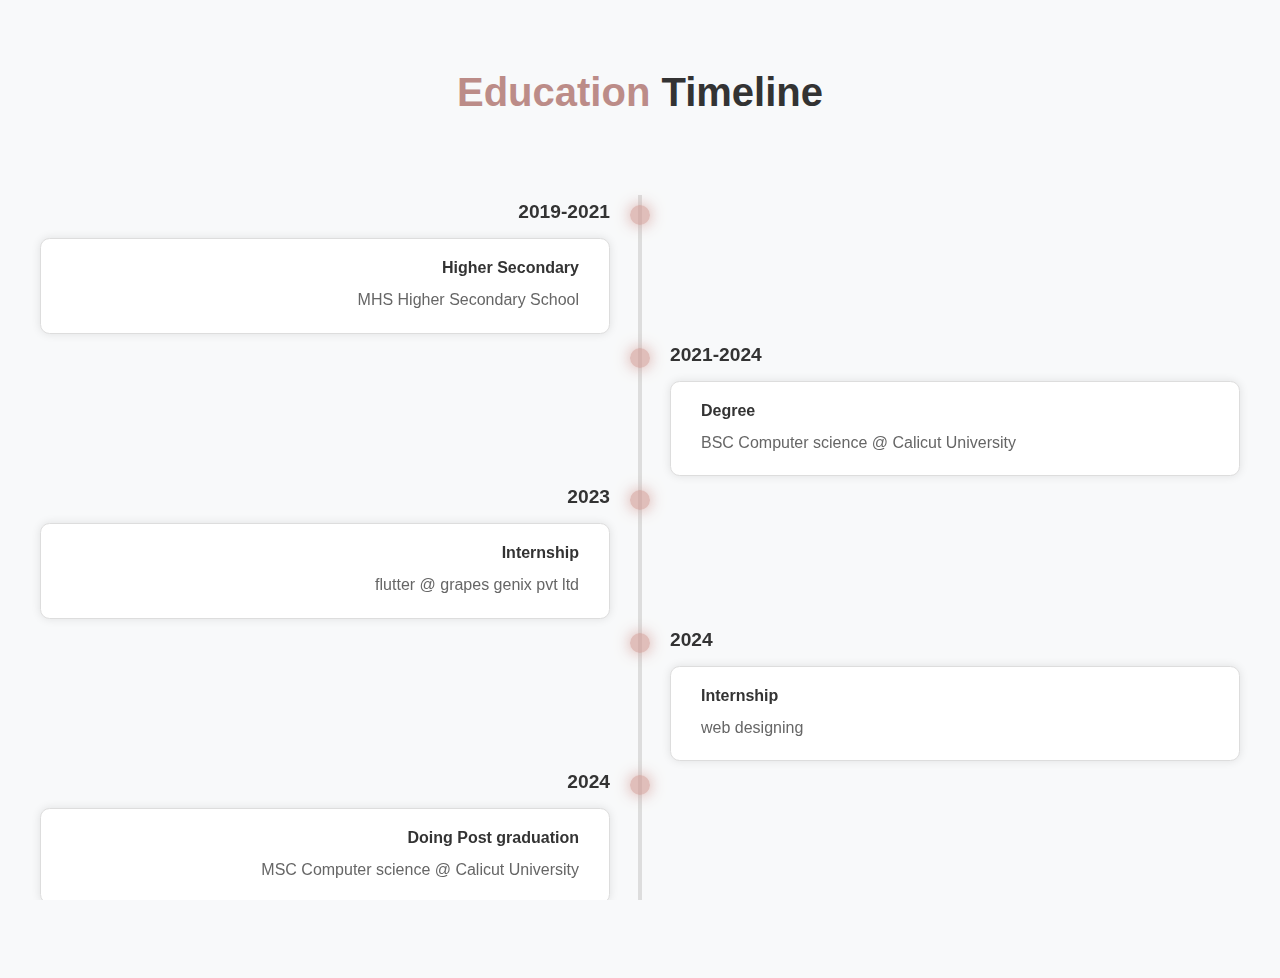
<file: education.html>
<!DOCTYPE html>
    <html lang="en">
    <head>
        <meta charset="UTF-8">
        <meta name="viewport" content="width=device-width, initial-scale=1.0">
        <title>Education Timeline</title>
        <link rel="stylesheet" href="port.css">
        <script src="port.js"></script>
    </head>
    <body style="background-color: #f8f9fa;">
    
    <section class="education " id="education">
        <h2><span>Education</span> Timeline</h2>
        <div class="timeline-items  g-5">
            <div class="timeline-item hidden">
                <div class="timeline-dot"></div>
                <div class="timeline-date">2019-2021</div>
                <div class="timeline-content">
                    <h3>Higher Secondary</h3>
                    <p>MHS Higher Secondary School</p>
                </div>
            </div>
            <div class="timeline-item hidden">
                <div class="timeline-dot"></div>
                <div class="timeline-date">2021-2024</div>
                <div class="timeline-content">
                    <h3>Degree</h3>
                    <p>BSC Computer science @ Calicut University</p>
                </div>
            </div>
            <div class="timeline-item hidden">
                <div class="timeline-dot"></div>
                <div class="timeline-date">2023</div>
                <div class="timeline-content">
                    <h3>Internship</h3>
                    <p>flutter @ grapes genix pvt ltd</p>
                </div>
            </div>
            <div class="timeline-item hidden">
                <div class="timeline-dot"></div>
                <div class="timeline-date">2024</div>
                <div class="timeline-content">
                    <h3>Internship</h3>
                    <p>web designing</p>
                </div>
            </div>
            <div class="timeline-item hidden">
                <div class="timeline-dot"></div>
                <div class="timeline-date">2024</div>
                <div class="timeline-content">
                    <h3>Doing Post graduation</h3>
                    <p>MSC Computer science @ Calicut University</p>
                </div>
            </div>
        </div>
    </section>
    
    </body>
    </html>
</file>
<file: port.css>
* {
    margin: 0;
    padding: 0;
    box-sizing: border-box;
}
html,body {
    font-family: "Arimo", sans-serif;
    font-weight: 300;
    overflow-x: hidden;
    z-index: 2;
    height: 100%;  
}
.navbar {
    background-color:rgba(255, 255, 255, 0.507);
    max-width: 100%;
    position: fixed;
    z-index: 100 !important;
    border-bottom: 1px solid rgba(165, 162, 162, 0.495);
    backdrop-filter: blur(15px); /* Apply blur to the background */
}

.navbar-toggler {
    width:27px;
    height: 13px;
    position: relative;
    transition: .5s ease-in-out;
    margin:0 20px  10px 0; 
}
.navbar-toggler,
.navbar-toggler:focus,
.navbar-toggler:active,
.navbar-toggler-icon:focus {
    outline: none;
    box-shadow: none;
    border: 0;
    position: relative;
}
.toggler-icon {
    display: block;
    position: absolute;
    height: 2px;
    width: 100%;
    background: #b94419;
    border-radius: 1px;
    opacity: 1;
    left: 0;
    transition: .43s ease-in-out;
}
.navbar-toggler.collapsed .top-bar {
    position: absolute;
    bottom:10px ;
    transform: rotate(0deg);
}
.navbar-toggler.collapsed .middle-bar {
    opacity: 1;
    position: absolute;
    top:7px;
    filter: alpha(opacity=100);
}
.navbar-toggler.collapsed .bottom-bar {
    position: absolute;
    top: 13px;
    transform: rotate(0deg);
}
.navbar-toggler .top-bar {
    top: inherit;
    transform: rotate(135deg);
}
.navbar-toggler .middle-bar {
    opacity: 0;
    top: inherit;
}
.navbar-toggler .bottom-bar {
    top: inherit;
    transform: rotate(-135deg);
}
.navbar-toggler.collapsed .toggler-icon {
    background: linear-gradient( 263deg, rgb(125, 55, 36) 0%, rgb(182, 152, 94) 100% );
}
.nav-link{
    transition: transform 0.3s;
}
.nav-link:hover {
    color: #bc8c88;
    transform: scale(1.1);
}
.home-clr{
    position: relative;
    background-color: rgba(229, 183, 159, 0.288);
    max-width: 370px;
    height: 410px;
    margin: 150px 0 0 30px;
}
.home-img img{
    position: absolute;
    width:370px;
    height: auto;
    margin: -480px 0 0 0px;
}
@media(max-width:576px){
    .home-text h1 {
         font-size: 2rem!important;
        font-weight: 680;
    }
    .home-img{
        display: flex;
        justify-content: center;
        width:100%;
        height: auto;
        padding: 0;
    }
    .home-img img{
      width:270px;
        height: auto;
        margin: -350px 0 0 0;
    }
    .home-clr{
        max-width: 270px;
        max-height: 300px;
        margin: 150px 0 0 40px;
    }
    .dad{
        width:300px;
    }
    .home-text p {
        font-size:15px!important;
    }
    .navbar .collapse .nav-link{
        height: 80px;
    }
}
@media (min-width: 768px) and (max-width: 1200px) {
    .home-text{
        margin-top: 10px;
    }
    
    .home-clr {
        max-width: 100%;
        height: auto;
        margin: 0 auto; /* Center the background element */
        background-color: rgba(229, 183, 159, 0.288);
    }
    .home-img img {
        width: 100%;
        height: auto; /* Ensure the image maintains aspect ratio */
        position: relative; /* Change from absolute to relative */
        margin: 0; /* Reset margin */
        top: 100px; /* Ensure image is placed correctly */
    }
    .home-img {
        display: flex;
        justify-content: center;
        position: relative;
    }
    
}
@media (min-width: 768px){
    .dad{
        margin-left: -30px;
    }
} 
.home-text{
    text-align: justify;
}
.home-text h1 {
    font-family: 'Lexend', sans-serif;
    font-size: 2.9rem;
    font-weight: 690;
    color: #bc8c88;
}
.home-text p {
    font-size: 1.115rem;
    line-height: 1.6;
    margin-top: 1rem;
    color: #555;
}
.social {
    display: flex; 
    align-items: center; 
    justify-content: center; 
    width:250px;
    height: 70px;
}
.social a {
    border: 1px solid  #55555550;
    background: transparent;
    width: 3rem; 
    height: 2.5rem; 
    display: inline-flex; 
    align-items: center; 
    justify-content: center; 
    margin: 3rem 1.5rem 3rem 0;
    transition: 0.3s ease;
    border-radius: 25%; 
    text-decoration: none; 
    color: rgb(134, 47, 33); 
    transition: transform 0.3s;
}
.social a:hover{
    transform: scale(1.3);
}
.home-btn{
    width: 140px;
    border:none;
    background-color: #bc8c888f;
    padding: 9px;
    transition: transform 0.3s;
    border-radius: 3px;
}
.home-btn:hover{
    background-color: #bc8c88c7;
    transform: scale(1.1);
}
.typing-animation {
    display: inline-block;
    overflow: hidden;
    white-space: nowrap;
    border-right: 0.08em solid #bc8c88c7;
    animation: typing 2s steps(25, end), blink-caret 0.80s step-end infinite;
  }
  
  @keyframes typing {
    from { width: 0; }
    to { width: 87%; }
  }
  
  @keyframes blink-caret {
    from, to { border-color: transparent; }
    50% { border-color: #bc8c88c7; }
  }
  
/* ===================================================================== */
.about{
    background-color: #f8f9fa;
}
.about .container{
max-width: 1265px;

}
.about-clr{
    position: relative;
    background-color: rgba(229, 183, 159, 0.288);
    max-width:100%;
    height: 210px;
    margin:50px 0 0 0px;
}
.abt-img img{
    position: absolute;
    max-width: 370px;
    height: auto;
    margin: -130px 0 0 0;
}
.about-text h1{
    font-family: "Arimo", sans-serif;
    margin-top: 170px;
    font-size: 1.6rem;
    font-weight: 490;
}
.about-text p{
    text-align: justify;
}
@media(max-width:576px){
   
    .about-text p{
       margin-left: 0px;
        text-align: justify;
    }
    .about-clr{
        display: none;
    }
    .about .container{
        margin-top: 70px;
        }
.abt-img img{
    position: absolute;
    max-width: 370px;
    height: auto;
    margin: -80px 0 0 0;
}
}
/* ================================================================ */
.skills-section {
    padding: 60px 0;
    /* background-color: #f8f9fa; */
    text-align: center;
}
.skills-section h1 {
    margin-bottom: 40px;
    font-size: 1.6rem;
    font-weight: 490;
    color: #333;
    /* font-family: "Bona Nova SC", serif; */
    font-family: "Arimo", sans-serif;
    /* font-weight: 300; */
}
.skills-section h4 {
    color: #3333339f;
}
.skills-container {
    display: flex;
    flex-wrap: wrap;
    justify-content: center;
    gap: 25px;
    max-width: 660px;
}
.skill-category {
    margin:0 0  40px 0;
}
.skill-card {
    background-color:rgba(229, 183, 159, 0.064);
    border-radius: 10px;
    box-shadow: 0 4px 8px rgba(0, 0, 0, 0.1);
    width: 130px;
    padding: 3px;
    text-align: center;
}
.skill-card .icon {
    font-size: 2.5rem;
    margin-bottom: 10px;
    color: #333;
}
.skill-name {
    font-size: 1.2rem;
    margin-bottom: 10px;
    color: #555;
}
.skill-level {
    font-size: 1rem;
    color: #777;
}
/* ============================================================= */
.projects-section {
    padding: 60px 0;
    background-color: #f8f9fa;
    text-align: center;
}
.projects-section h1 {
    margin-bottom: 40px;
    font-size: 1.6rem;
    font-weight: 490;
    color: #333;
    font-family: "Arimo", sans-serif;
    /* font-weight: 300; */
}

.project-card {
    margin-bottom: 60px;
    background-color: #fff;
    border-radius: 10px;
    box-shadow: 0 4px 8px rgba(0, 0, 0, 0.1);
    overflow: hidden;
    max-width: 1000px;

}
.project-card .project-details {
    padding: 40px;

}
.project-card .project-img img {
    width: 100%;
    height: auto;
}

.project-details h4 {
    margin-bottom: 20px;
    font-size: 2rem;
    color: #4c37317c;
}
.project-description {
    font-size: 1rem;
    color: #555555c9;
    margin-bottom: 20px;
    text-align: justify;
}
.project-tech {
    margin-bottom: 20px;
    padding-left: 0;
    list-style: none;
}
.project-tech li {
    display: inline-block;
    background-color: #f0f0f0;
    color: #333;
    font-size: 0.9rem;
    padding: 8px 12px;
    margin-right: 10px;
    border-radius: 20px;
}
.project-tech li:last-child {
    margin-right: 0;
}
.btn-primary{
    border:none;
    color: rgb(0, 0, 0);
    background-color: #bc8c888f;
    padding: 9px;
    transition: transform 0.3s;
}
.btn:hover{
    background-color: #bc8c88c7;
    transform: scale(1.1);
    color: rgb(0, 0, 0);
}.project-img-wrapper {
    position: relative;
    display: flex;
    flex-direction: column;
    align-items: center;
}
.mockup {
    position: relative;
    width: 100%;
    max-width: 500px;
    display: flex;
    flex-direction: column;
    align-items: center;
}
.mockup img {
    width: 70%;
  
}
@media(max-width:576px){
    .mockup img{
        width: 70%;
    }
.project-details p{
font-size:medium;
}
.project-card {
    max-width: 1000px;
    height: 600px;
}
}
/* ================================================= */
.connect {
    display: flex;
    justify-content: center;
    gap: 20px; /* Increased gap for better spacing */
    padding: 60px 0; /* Added padding for overall section spacing */
    background-color: #f8f9fa;
}
.connect .container .row{
   border: 1px solid rgb(255, 255, 255);
   border-radius: 8px;
   background-color: white;
 justify-content: space-around;
}
.connect form {
    display: flex;
    flex-direction: column;
    align-items: center;
    padding: 0px; /* Added padding for form */
    background-color: #ffffff; /* White background for form */
}
.connect-map h2 {
    color: var(--main-color);
    margin-bottom: 20px; /* Spacing below heading */
}
.connect input,
.connect textarea {
    width: 100%; 
    margin-bottom: 1rem;
    padding: 10px; 
    border: 1px solid #ccc;
    background: #f9f9f9;
    box-sizing: border-box;
    transition: border-color 0.15s ease-in-out, box-shadow 0.15s ease-in-out, transform 0.3s;
}
.connect input:hover,
.connect textarea:hover {
    background: #f5c0c020;
    transform: scale(1.04);
}
.connect input[type="submit"] {
    background-color: var(--snd-main-color);
    color: #080808;
    background-color: #d197909a;
    border: none;
    cursor: pointer;
    transition: background-color 0.3s ease, transform 0.3s;
}
.connect input[type="submit"]:hover {
    background-color:#bc8c88c7 ;
}
.connect-dir {
    display: flex;
    justify-content: center;
    flex-wrap: wrap; /* Allow items to wrap */
    gap: 100px; 
    margin-top: 20px; /* Spacing above contact methods */
}
/* ===================================================== */
.so-clr {
    background-color: #bc8c887c;
}
.social2 {
    display: flex;
    align-items: center;
    justify-content: center;
    gap: 80px;
    z-index: 2;
}
.social2 p {
    color: #33333395;
    margin-top: 5px;
}
.social2 a {
    width: 50px;
    height: 50px;
    display: inline-flex;
    align-items: center;
    justify-content: center;
    transition: 0.4s ease !important;
    text-decoration: none;
    color: rgba(0, 0, 0, 0.91);
    font-size: 2rem;
}
.social2 a:hover {
    transform: scale(1.3);
}
.connect-map img {
    max-width: 600px !important;
}
@media (max-width: 576px) {
    .social2 a {
        width: 35px !important;
        height: 35px !important;
        font-size: 17px !important;
        border-radius: 50%;
    }
    .social2 {
        gap: 15px !important;
        padding: auto;
    }
    .social2 p {
        font-size: 10px !important;
    }
    .social-item {
        display: flex;
        flex-direction: column;
        align-items: center;
    }
    .connect-map {
        display: flex;
        justify-content: center !important;
       
    }
    .connect-map img {
        max-width: 300px !important;
    }
}
@media (min-width: 576px) and (max-width: 768px) {
    .social2 a {
        width: 35px !important;
        height: 35px !important;
        font-size: 17px !important;
        border-radius: 50%;
    }
    .social2 {
        gap: 100px !important;
    }
    .social2 p {
        font-size: 10px !important;
    }
    .connect-map img {
        max-width: 300px !important;
    }
}
@media (min-width: 768px) and (max-width: 1000px){
    .social2 {
        gap: 140px !important;
    }
    .connect-map img {
        max-width: 270px !important;
    }
}
span{
    color: #bc8c88;
}
/* ======================================== */
.footer {
    background-color: #bc8c88b3;
}
.footer .links h6,.links ul{
margin-left: 140px;
list-style: none;
padding: 0;
}
.footer a {
color: rgba(0, 0, 0, 0.512);
text-decoration: none;
transition: color 0.3s;
}
.footer a:hover {
color: rgb(65, 108, 46);
}
.footer .f-icons{
width:70%;
justify-content: space-around;
}
.footer .f-icon {
font-size: 24px;
transition: color 0.3s, transform 0.3s;
}
.footer .f-icon:hover {
color: rgb(0, 0, 0);
transform: translateY(-3px);
}
.footer h6 {
font-size: 18px;
font-weight: 550;
color: #000000b7;
}
.footer p, .footer ul {
font-size: 14px;
color: rgba(0, 0, 0, 0.516);
text-align: justify;
}
@media(max-width:576px){
.footer h6{
    font-size: 15px;
}
.footer .links h6,.links ul{
    margin-left:0px;
}
.quick{
    margin-top: 40px;
}
.follow h6{
    display: none;
}
.copy{
    flex-direction: column;
}
.footer .f-icon{
font-size: 15px;
}
}
@media (min-width: 567px) and (max-width: 768px) {
.footer .links h6,.links ul{
    margin-left: -4px;
}
}
@media (min-width: 567px) and (max-width: 1200px) {
.follow h6{
display: none!important;
}
}
/* ----------------------------------------------------- */
:root {
--main-color: #bc8c88; 
--snd-main-color:#bc8c888f;
--text-color:white;
}
.hidden {
    opacity: 0;
    filter: blur(3px);
    transform: scale(70%);
}
.hidden.visible {
    opacity: 1;
    filter: blur(0);
    transform: translateY(0);
    transition: opacity 1.9s ease, transform 1s ease;
}
.resume-img img {
    width: 100%;
    height: 100%;
    object-fit: cover; 
}





/* Education Section Styling */
.education {
    padding: 70px 15px;
  
}

.education h2 {
    margin-bottom: 5rem;
    font-size: 2.5rem;
    text-align: center;
    color: #333;
}

.timeline-items {
    max-width: 1200px;
    margin: auto;
    display: flex;
    flex-wrap: wrap;
    position: relative;
}

.timeline-items::before {
    content: "";
    position: absolute;
    width: 4px;
    height: 100%;
    background-color: #ddd;
    left: 50%;
    transform: translateX(-50%);
}

.timeline-item {
    width: 100%;
    position: relative;
    margin-bottom: 4px;
    padding: 0;
}

.timeline-item:nth-child(odd) {
    padding-right: calc(50% + 30px);
    text-align: right;
}

.timeline-item:nth-child(even) {
    padding-left: calc(50% + 30px);
}

.timeline-dot {
    height: 20px;
    width: 20px;
    background-color: #d197909a;
    box-shadow: 0 0 15px #d19790db;
    position: absolute;
    left: 50%;
    transform: translateX(-50%);
    border-radius: 50%;
    top: 10px;
}

.timeline-date {
    font-size: 1.2rem;
    font-weight: bold;
    color: #333;
    margin: 6px 0 15px;
}

.timeline-content {
    background-color: #fff;
    border: 1px solid #ddd;
    padding: 20px 30px;
    border-radius: .6rem;
    box-shadow: 0 0 10px rgba(0, 0, 0, 0.1);
    transition: transform 0.3s ease-in-out, box-shadow 0.3s ease-in-out;
}

.timeline-content:hover {
    transform: scale(1.05);
    box-shadow: 0 0 25px rgba(0, 0, 0, 0.2);
}

.timeline-content h3 {
    font-size: 1rem;
    color: #333;
    margin: 0 0 10px;
    font-weight: 600;
}

.timeline-content p {
    color: #666;
    font-size: 1rem;
    font-weight: 400;
    line-height: 1.6;
}
@media (max-width: 576px) {
    .education {
        padding: 30px 10px;
        height: 100vh;
    }

    .education h2 {
        font-size: 1.5rem;
        margin-bottom: 2rem;
    }
    .timeline-items {
        flex-direction: column;
        align-items: center;
    }
    .timeline-items::before {
        width: 2px;
        left: 50%;
        transform: translateX(-50%);
    }
    .timeline-item {
        flex-direction: column;
        align-items: center;
        
    }
    .timeline-dot {
        left: 50%;
        top: 0px;
        transform: translateX(-50%);
    }
    .timeline-date {
        font-size: 1rem;
        margin-bottom: 5px;
    }

    .timeline-content {
        width: 100%;
        padding:25px 6px ;
    }
    .timeline-item:nth-child(odd) {
        padding-right: calc(42% + 30px);
        text-align: right;
    }
    
    .timeline-item:nth-child(even) {
        padding-left: calc(42% + 30px);
    }
}
</file>
